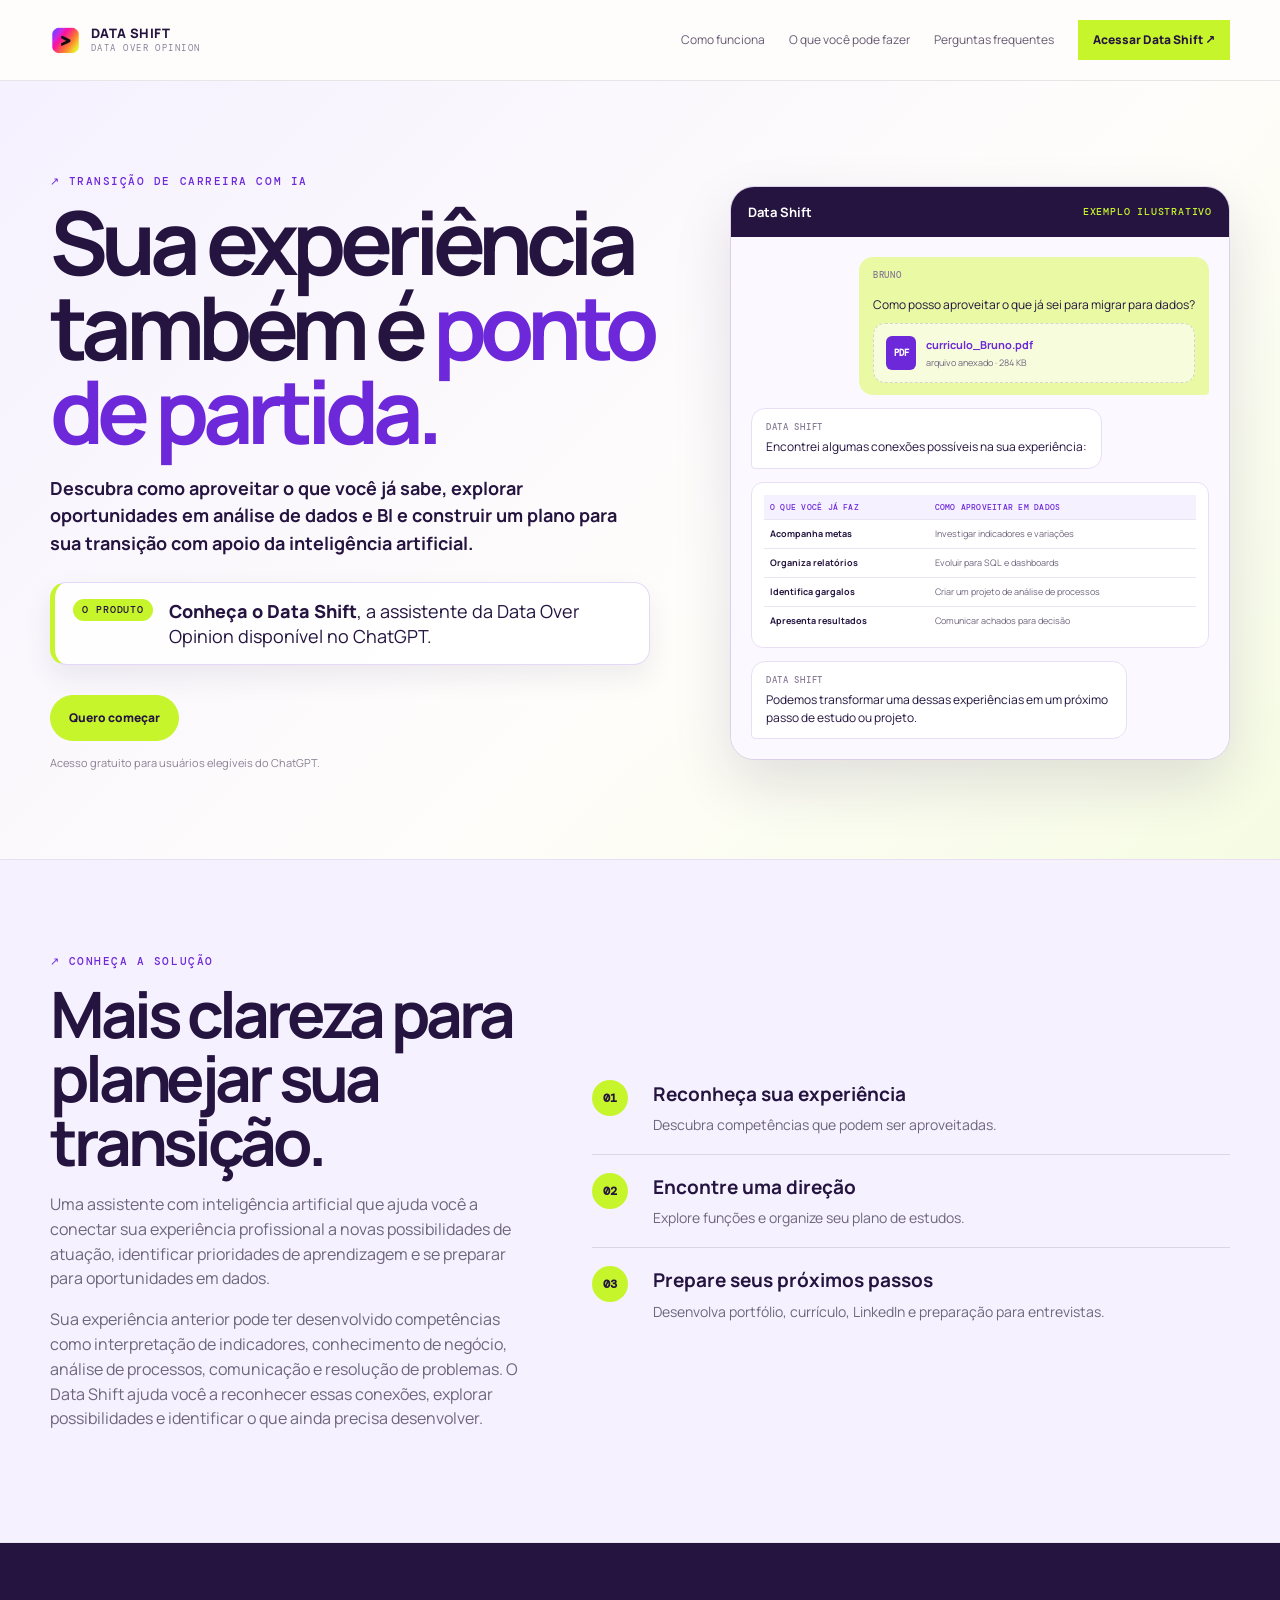
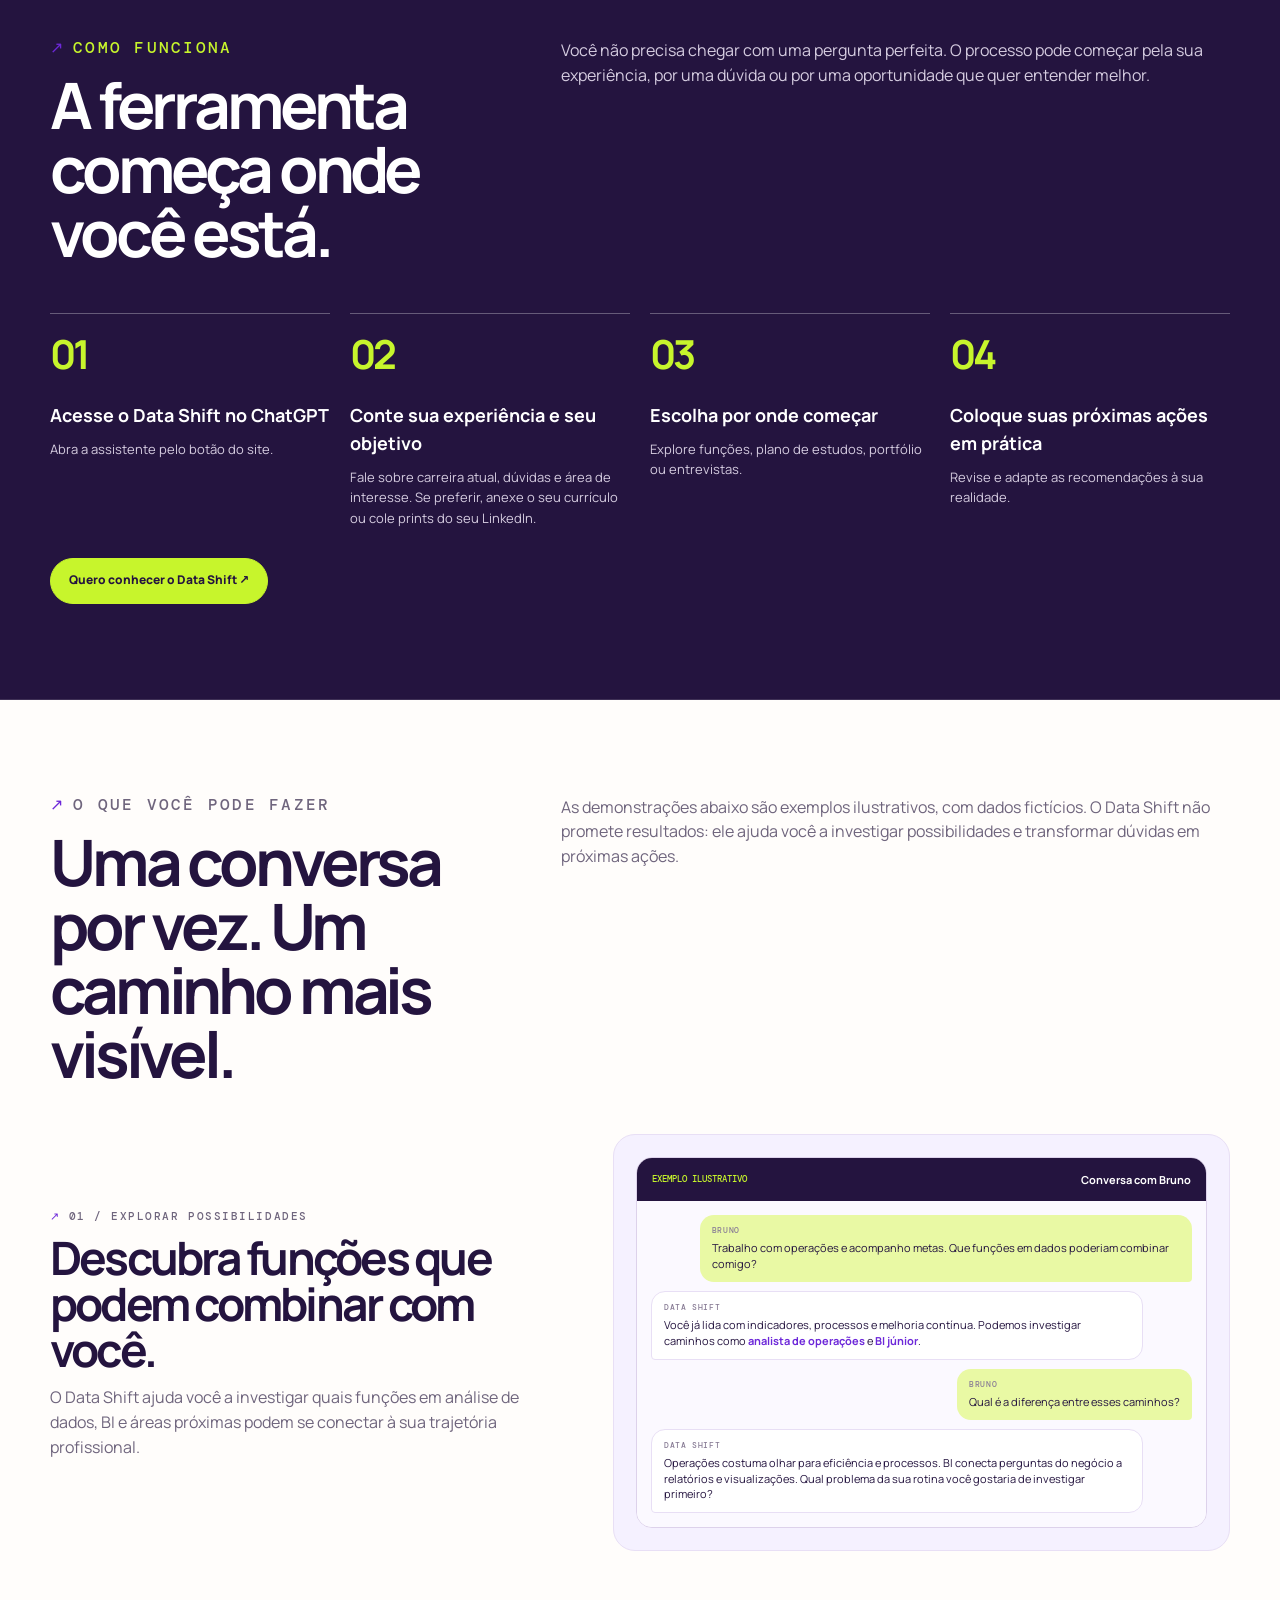
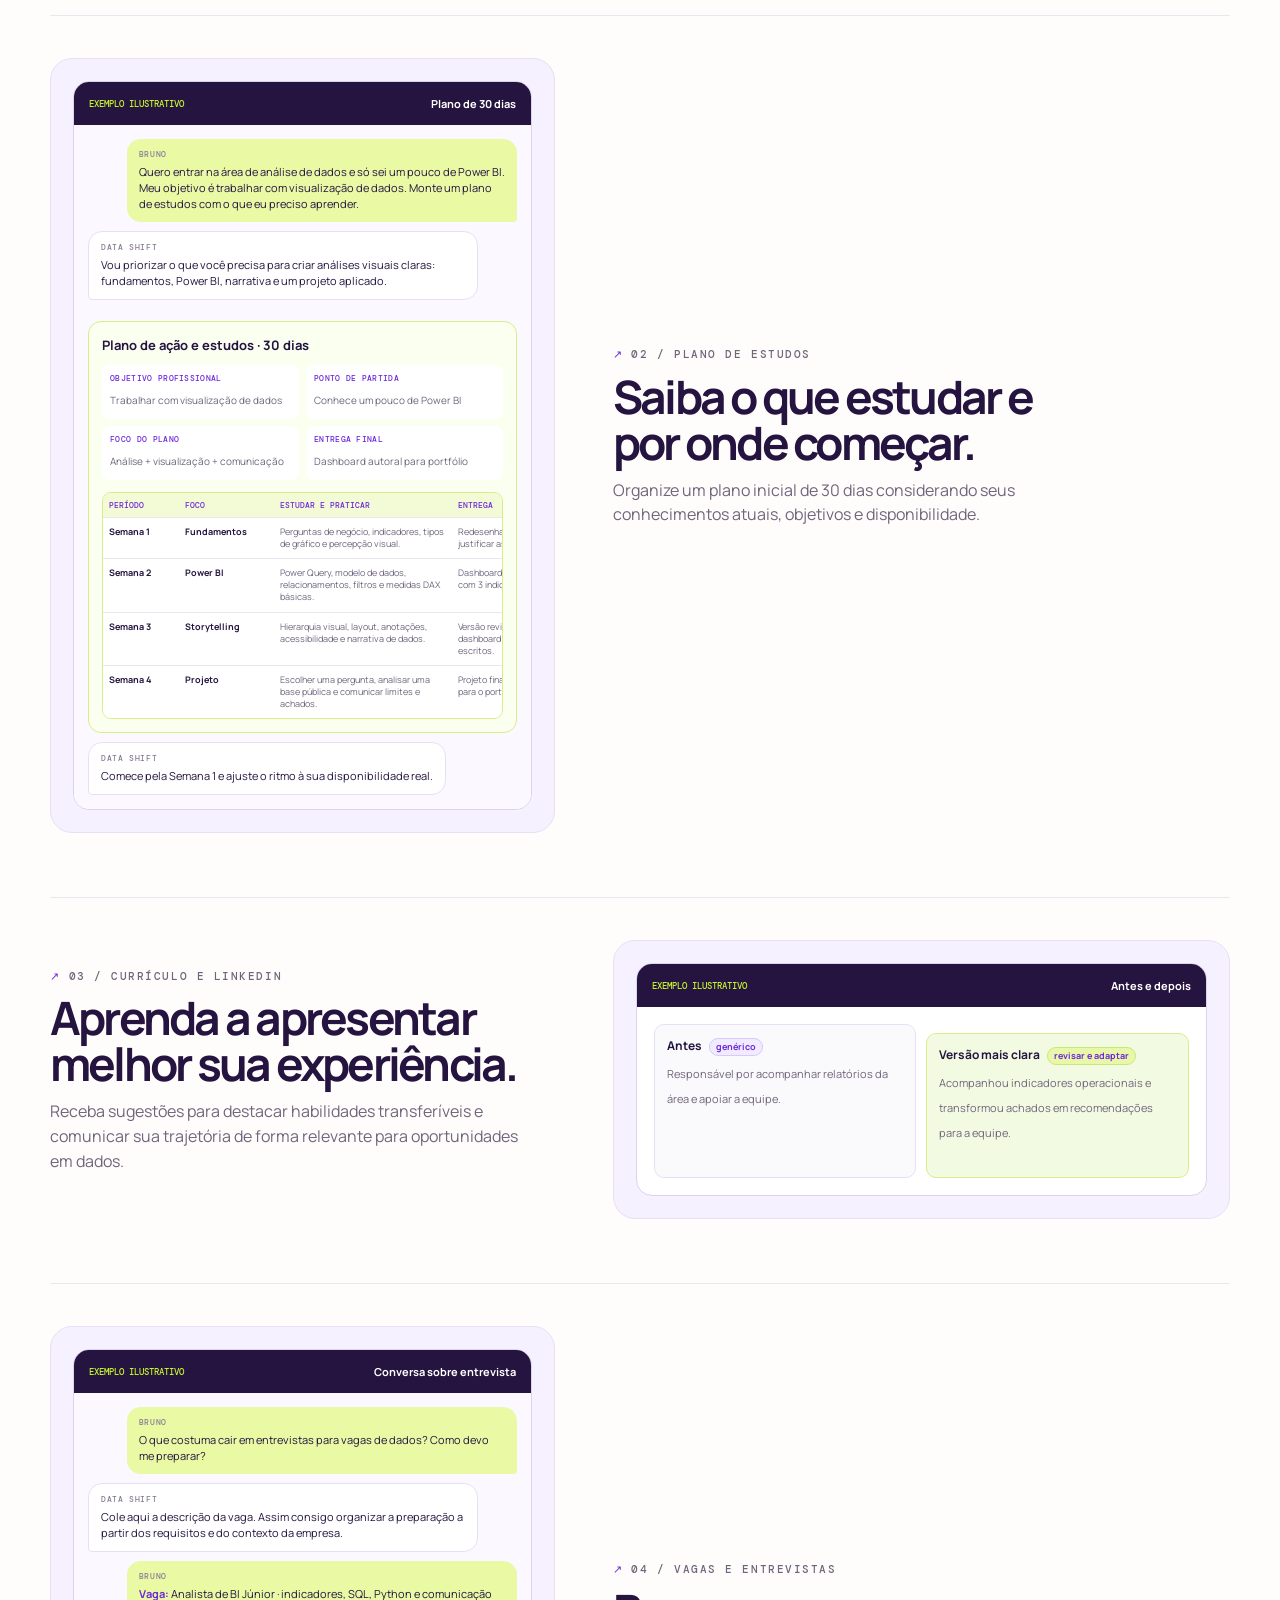
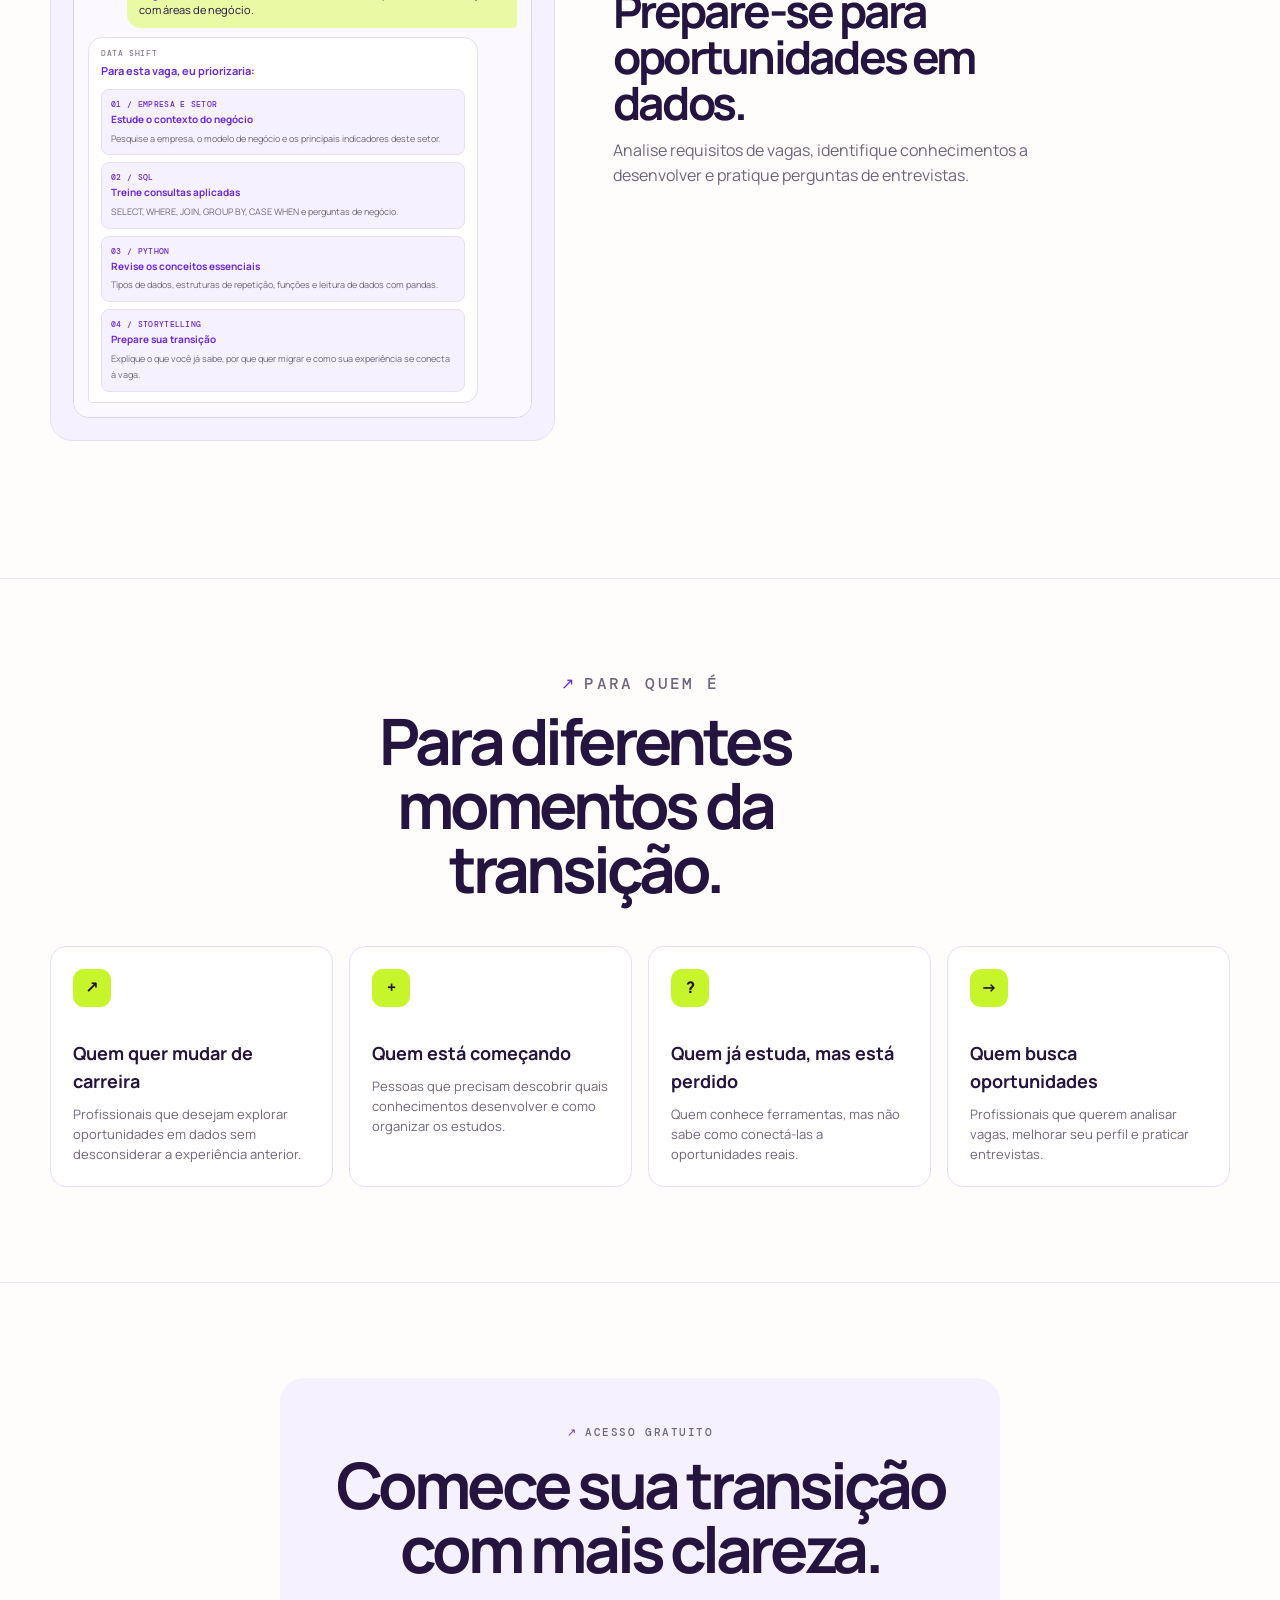
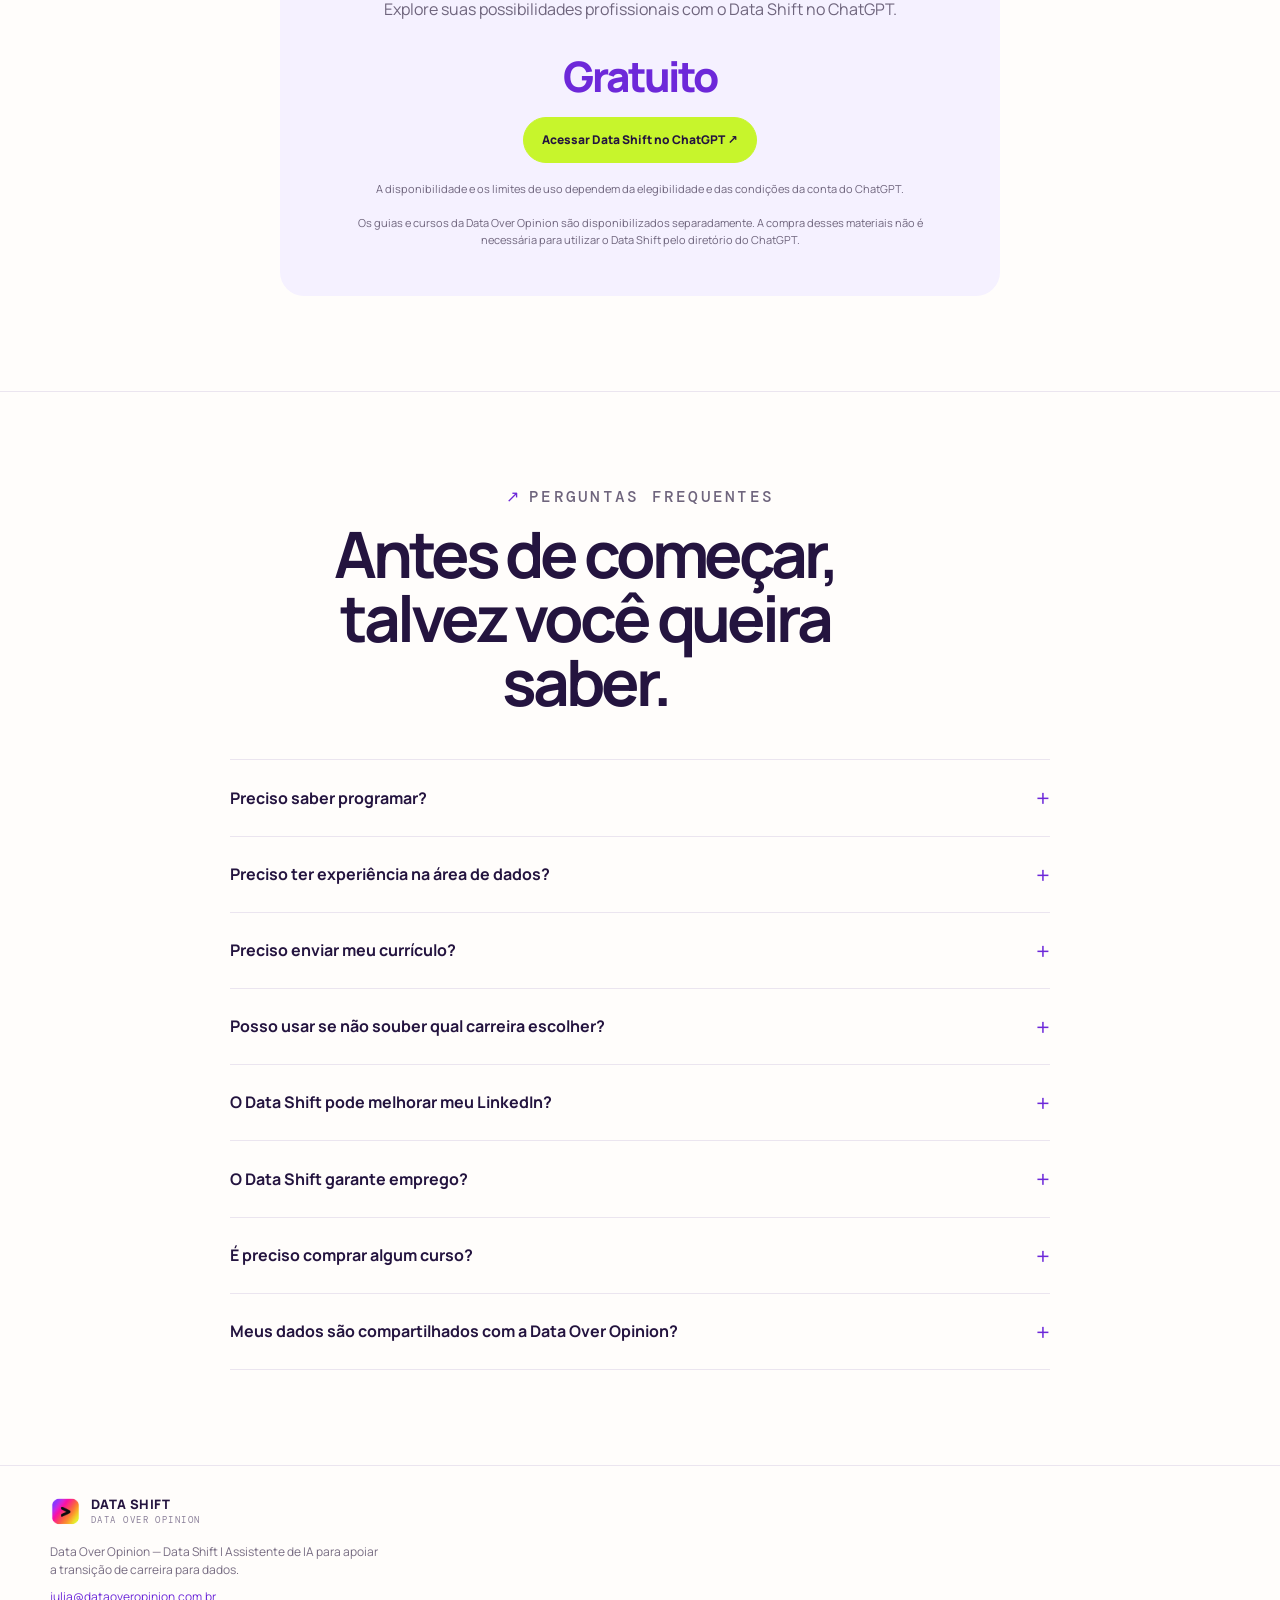
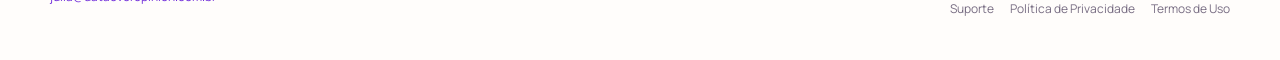
<file: datashift/index.html>
<!doctype html>
<html lang="pt-BR">
<head>
  <meta charset="UTF-8"><meta name="viewport" content="width=device-width, initial-scale=1">
  <meta name="description" content="Data Shift: descubra como aproveitar sua experiência para migrar para análise de dados, BI ou áreas próximas.">
  <meta property="og:title" content="Data Shift — sua experiência também é ponto de partida">
  <meta property="og:description" content="Uma assistente de IA da Data Over Opinion para apoiar sua transição para dados.">
  <meta property="og:image" content="data-shift-logo.png">
  <title>Data Shift — sua experiência também é ponto de partida</title>
  <link rel="stylesheet" href="styles.css">
</head>
<body>
  <header class="site-header"><div class="shell nav">
    <a class="brand" href="./" aria-label="Data Shift, Data Over Opinion"><img class="brand-logo" src="data-shift-logo.png" alt="Data Shift"><span class="brand-copy">DATA SHIFT<small>DATA OVER OPINION</small></span></a>
    <button class="menu-button" aria-expanded="false" aria-controls="main-nav" aria-label="Abrir menu">Menu</button>
    <nav id="main-nav" class="nav-links" aria-label="Navegação principal">
      <a href="#como-funciona">Como funciona</a><a href="#o-que-voce-pode-fazer">O que você pode fazer</a><a href="#faq">Perguntas frequentes</a><a class="nav-cta" href="#acesso">Acessar Data Shift ↗</a>
    </nav>
  </div></header>

  <main>
    <section class="hero"><div class="shell hero-grid">
      <div class="hero-copy">
        <p class="eyebrow">transição de carreira com ia</p>
        <h1>Sua experiência também é <em>ponto de partida.</em></h1>
        <p class="hero-intro"><strong>Descubra como aproveitar o que você já sabe, explorar oportunidades em análise de dados e BI e construir um plano para sua transição com apoio da inteligência artificial.</strong></p>
        <div class="product-callout"><span class="product-callout-label">o produto</span><p><strong>Conheça o Data Shift</strong>, a assistente da Data Over Opinion disponível no ChatGPT.</p></div>
        <div class="actions"><a class="button lime" href="#acesso">Quero começar</a></div>
        <p class="micro-note">Acesso gratuito para usuários elegíveis do ChatGPT.</p>
      </div>
      <div class="hero-demo" aria-label="Exemplo ilustrativo de conversa com análise de currículo pelo Data Shift">
        <div class="chat-shell"><div class="chat-topbar"><strong>Data Shift</strong><span>exemplo ilustrativo</span></div><div class="chat-body">
          <div class="chat-msg from-user attachment-msg"><small>Bruno</small>Como posso aproveitar o que já sei para migrar para dados?<div class="resume-upload"><div class="resume-file"><div class="pdf-icon">PDF</div><div><strong>curriculo_Bruno.pdf</strong><span>arquivo anexado · 284 KB</span></div></div></div></div>
          <div class="chat-msg from-bot"><small>Data Shift</small>Encontrei algumas conexões possíveis na sua experiência:</div>
          <div class="chat-table-wrap"><table class="chat-table"><thead><tr><th>O que você já faz</th><th>Como aproveitar em dados</th></tr></thead><tbody><tr><td>Acompanha metas</td><td>Investigar indicadores e variações</td></tr><tr><td>Organiza relatórios</td><td>Evoluir para SQL e dashboards</td></tr><tr><td>Identifica gargalos</td><td>Criar um projeto de análise de processos</td></tr><tr><td>Apresenta resultados</td><td>Comunicar achados para decisão</td></tr></tbody></table></div>
          <div class="chat-msg from-bot"><small>Data Shift</small>Podemos transformar uma dessas experiências em um próximo passo de estudo ou projeto.</div>
        </div></div>
      </div>
    </div></section>

    <section class="section soft"><div class="shell solution-grid">
      <div><p class="section-label">conheça a solução</p><h2>Mais clareza para planejar sua transição.</h2><p class="section-copy">Uma assistente com inteligência artificial que ajuda você a conectar sua experiência profissional a novas possibilidades de atuação, identificar prioridades de aprendizagem e se preparar para oportunidades em dados.</p><p class="section-copy">Sua experiência anterior pode ter desenvolvido competências como interpretação de indicadores, conhecimento de negócio, análise de processos, comunicação e resolução de problemas. O Data Shift ajuda você a reconhecer essas conexões, explorar possibilidades e identificar o que ainda precisa desenvolver.</p></div>
      <div class="benefit-list">
        <article class="benefit"><span class="benefit-index">01</span><div><h3>Reconheça sua experiência</h3><p>Descubra competências que podem ser aproveitadas.</p></div></article>
        <article class="benefit"><span class="benefit-index">02</span><div><h3>Encontre uma direção</h3><p>Explore funções e organize seu plano de estudos.</p></div></article>
        <article class="benefit"><span class="benefit-index">03</span><div><h3>Prepare seus próximos passos</h3><p>Desenvolva portfólio, currículo, LinkedIn e preparação para entrevistas.</p></div></article>
      </div>
    </div></section>

    <section class="section dark" id="como-funciona"><div class="shell"><div class="section-heading"><div><p class="section-label" style="color:var(--lime)">como funciona</p><h2>A ferramenta começa onde você está.</h2></div><p>Você não precisa chegar com uma pergunta perfeita. O processo pode começar pela sua experiência, por uma dúvida ou por uma oportunidade que quer entender melhor.</p></div><div class="steps">
      <article class="step"><b>01</b><h3>Acesse o Data Shift no ChatGPT</h3><p>Abra a assistente pelo botão do site.</p></article><article class="step"><b>02</b><h3>Conte sua experiência e seu objetivo</h3><p>Fale sobre carreira atual, dúvidas e área de interesse. Se preferir, anexe o seu currículo ou cole prints do seu LinkedIn.</p></article><article class="step"><b>03</b><h3>Escolha por onde começar</h3><p>Explore funções, plano de estudos, portfólio ou entrevistas.</p></article><article class="step"><b>04</b><h3>Coloque suas próximas ações em prática</h3><p>Revise e adapte as recomendações à sua realidade.</p></article>
    </div><div class="actions"><a class="button lime" href="#acesso">Quero conhecer o Data Shift ↗</a></div></div></section>

    <section class="section" id="o-que-voce-pode-fazer"><div class="shell">
      <div class="section-heading"><div><p class="section-label">o que você pode fazer</p><h2>Uma conversa por vez. Um caminho mais visível.</h2></div><p>As demonstrações abaixo são exemplos ilustrativos, com dados fictícios. O Data Shift não promete resultados: ele ajuda você a investigar possibilidades e transformar dúvidas em próximas ações.</p></div>
      <div class="feature-list">
        <article class="feature-row"><div class="feature-copy"><p class="section-label">01 / explorar possibilidades</p><h3>Descubra funções que podem combinar com você.</h3><p>O Data Shift ajuda você a investigar quais funções em análise de dados, BI e áreas próximas podem se conectar à sua trajetória profissional.</p></div><div class="feature-demo"><div class="demo-window"><div class="demo-window-head"><span>Exemplo ilustrativo</span>Conversa com Bruno</div><div class="chat-body demo-chat-body"><div class="chat-msg from-user"><small>Bruno</small>Trabalho com operações e acompanho metas. Que funções em dados poderiam combinar comigo?</div><div class="chat-msg from-bot"><small>Data Shift</small>Você já lida com indicadores, processos e melhoria contínua. Podemos investigar caminhos como <strong>analista de operações</strong> e <strong>BI júnior</strong>.</div><div class="chat-msg from-user"><small>Bruno</small>Qual é a diferença entre esses caminhos?</div><div class="chat-msg from-bot"><small>Data Shift</small>Operações costuma olhar para eficiência e processos. BI conecta perguntas do negócio a relatórios e visualizações. Qual problema da sua rotina você gostaria de investigar primeiro?</div></div></div></div></article>
        <article class="feature-row"><div class="feature-copy"><p class="section-label">02 / plano de estudos</p><h3>Saiba o que estudar e por onde começar.</h3><p>Organize um plano inicial de 30 dias considerando seus conhecimentos atuais, objetivos e disponibilidade.</p></div><div class="feature-demo"><div class="demo-window"><div class="demo-window-head"><span>Exemplo ilustrativo</span>Plano de 30 dias</div><div class="chat-body demo-chat-body"><div class="chat-msg from-user"><small>Bruno</small>Quero entrar na área de análise de dados e só sei um pouco de Power BI. Meu objetivo é trabalhar com visualização de dados. Monte um plano de estudos com o que eu preciso aprender.</div><div class="chat-msg from-bot"><small>Data Shift</small>Vou priorizar o que você precisa para criar análises visuais claras: fundamentos, Power BI, narrativa e um projeto aplicado.</div><div class="plan-board"><h4>Plano de ação e estudos · 30 dias</h4><div class="plan-summary"><div><b>Objetivo profissional</b><span>Trabalhar com visualização de dados</span></div><div><b>Ponto de partida</b><span>Conhece um pouco de Power BI</span></div><div><b>Foco do plano</b><span>Análise + visualização + comunicação</span></div><div><b>Entrega final</b><span>Dashboard autoral para portfólio</span></div></div><div class="study-table-wrap"><table class="study-table"><thead><tr><th>Período</th><th>Foco</th><th>Estudar e praticar</th><th>Entrega</th></tr></thead><tbody><tr><td>Semana 1</td><td>Fundamentos</td><td>Perguntas de negócio, indicadores, tipos de gráfico e percepção visual.</td><td>Redesenhar um gráfico e justificar as escolhas.</td></tr><tr><td>Semana 2</td><td>Power BI</td><td>Power Query, modelo de dados, relacionamentos, filtros e medidas DAX básicas.</td><td>Dashboard de uma página com 3 indicadores.</td></tr><tr><td>Semana 3</td><td>Storytelling</td><td>Hierarquia visual, layout, anotações, acessibilidade e narrativa de dados.</td><td>Versão revisada do dashboard com insights escritos.</td></tr><tr><td>Semana 4</td><td>Projeto</td><td>Escolher uma pergunta, analisar uma base pública e comunicar limites e achados.</td><td>Projeto final documentado para o portfólio.</td></tr></tbody></table></div></div><div class="chat-msg from-bot"><small>Data Shift</small>Comece pela Semana 1 e ajuste o ritmo à sua disponibilidade real.</div></div></div></div></article>
        <article class="feature-row"><div class="feature-copy"><p class="section-label">03 / currículo e linkedin</p><h3>Aprenda a apresentar melhor sua experiência.</h3><p>Receba sugestões para destacar habilidades transferíveis e comunicar sua trajetória de forma relevante para oportunidades em dados.</p></div><div class="feature-demo"><div class="demo-window"><div class="demo-window-head"><span>Exemplo ilustrativo</span>Antes e depois</div><div class="demo-content"><div class="before-after"><div class="resume-row before"><strong>Antes <em>genérico</em></strong><span>Responsável por acompanhar relatórios da área e apoiar a equipe.</span></div><div class="resume-row after"><strong>Versão mais clara <em>revisar e adaptar</em></strong><span>Acompanhou indicadores operacionais e transformou achados em recomendações para a equipe.</span></div></div></div></div></div></article>
        <article class="feature-row"><div class="feature-copy"><p class="section-label">04 / vagas e entrevistas</p><h3>Prepare-se para oportunidades em dados.</h3><p>Analise requisitos de vagas, identifique conhecimentos a desenvolver e pratique perguntas de entrevistas.</p></div><div class="feature-demo"><div class="demo-window"><div class="demo-window-head"><span>Exemplo ilustrativo</span>Conversa sobre entrevista</div><div class="chat-body demo-chat-body"><div class="chat-msg from-user"><small>Bruno</small>O que costuma cair em entrevistas para vagas de dados? Como devo me preparar?</div><div class="chat-msg from-bot"><small>Data Shift</small>Cole aqui a descrição da vaga. Assim consigo organizar a preparação a partir dos requisitos e do contexto da empresa.</div><div class="chat-msg from-user"><small>Bruno</small><strong>Vaga:</strong> Analista de BI Júnior · indicadores, SQL, Python e comunicação com áreas de negócio.</div><div class="chat-msg from-bot"><small>Data Shift</small><strong>Para esta vaga, eu priorizaria:</strong><div class="prep-list"><div class="prep-item"><b>01 / empresa e setor</b><strong>Estude o contexto do negócio</strong><span>Pesquise a empresa, o modelo de negócio e os principais indicadores deste setor.</span></div><div class="prep-item"><b>02 / SQL</b><strong>Treine consultas aplicadas</strong><span>SELECT, WHERE, JOIN, GROUP BY, CASE WHEN e perguntas de negócio.</span></div><div class="prep-item"><b>03 / Python</b><strong>Revise os conceitos essenciais</strong><span>Tipos de dados, estruturas de repetição, funções e leitura de dados com pandas.</span></div><div class="prep-item"><b>04 / storytelling</b><strong>Prepare sua transição</strong><span>Explique o que você já sabe, por que quer migrar e como sua experiência se conecta à vaga.</span></div></div></div></div></div></div></article>
      </div>
    </div></section>

    <section class="section"><div class="shell"><div class="section-heading center"><p class="section-label">para quem é</p><h2>Para diferentes momentos da transição.</h2></div><div class="audience-grid">
      <article class="audience-card"><div class="audience-icon">↗</div><h3>Quem quer mudar de carreira</h3><p>Profissionais que desejam explorar oportunidades em dados sem desconsiderar a experiência anterior.</p></article>
      <article class="audience-card"><div class="audience-icon">+</div><h3>Quem está começando</h3><p>Pessoas que precisam descobrir quais conhecimentos desenvolver e como organizar os estudos.</p></article>
      <article class="audience-card"><div class="audience-icon">?</div><h3>Quem já estuda, mas está perdido</h3><p>Quem conhece ferramentas, mas não sabe como conectá-las a oportunidades reais.</p></article>
      <article class="audience-card"><div class="audience-icon">→</div><h3>Quem busca oportunidades</h3><p>Profissionais que querem analisar vagas, melhorar seu perfil e praticar entrevistas.</p></article>
    </div></div></section>


    <section class="section" id="acesso"><div class="shell"><div class="access-card"><p class="section-label">acesso gratuito</p><h2>Comece sua transição com mais clareza.</h2><p>Explore suas possibilidades profissionais com o Data Shift no ChatGPT.</p><div class="price">Gratuito</div><a class="button lime" href="#acesso" data-url-pendente="true">Acessar Data Shift no ChatGPT ↗</a><p class="micro-note">A disponibilidade e os limites de uso dependem da elegibilidade e das condições da conta do ChatGPT.</p><p class="micro-note">Os guias e cursos da Data Over Opinion são disponibilizados separadamente. A compra desses materiais não é necessária para utilizar o Data Shift pelo diretório do ChatGPT.</p></div></div></section>

    <section class="section" id="faq"><div class="shell"><div class="section-heading center"><p class="section-label">perguntas frequentes</p><h2>Antes de começar, talvez você queira saber.</h2></div><div class="faq-list">
      <details><summary>Preciso saber programar?</summary><div class="faq-answer">Não. O Data Shift também foi criado para quem está começando a explorar a área de dados.</div></details>
      <details><summary>Preciso ter experiência na área de dados?</summary><div class="faq-answer">Não. A ferramenta considera a possibilidade de aproveitar experiências de outras áreas.</div></details>
      <details><summary>Preciso enviar meu currículo?</summary><div class="faq-answer">Não. Você pode descrever sua experiência por texto. O envio de currículo é opcional.</div></details>
      <details><summary>Posso usar se não souber qual carreira escolher?</summary><div class="faq-answer">Sim. Você pode começar explorando funções e habilidades relacionadas à sua trajetória.</div></details>
      <details><summary>O Data Shift pode melhorar meu LinkedIn?</summary><div class="faq-answer">Ele pode sugerir melhorias e textos com base nas informações compartilhadas. É importante revisar tudo antes de publicar.</div></details>
      <details><summary>O Data Shift garante emprego?</summary><div class="faq-answer">Não. É uma ferramenta de apoio e orientação educacional, sem garantia de contratação.</div></details>
      <details><summary>É preciso comprar algum curso?</summary><div class="faq-answer">Não. Guias e cursos pagos são complementares e opcionais.</div></details>
      <details><summary>Meus dados são compartilhados com a Data Over Opinion?</summary><div class="faq-answer">Consulte a <a href="privacidade/">Política de Privacidade</a> para entender o tratamento das informações na plataforma e pelo suporte.</div></details>
    </div></div></section>

  </main>

  <footer class="site-footer"><div class="shell footer-grid"><div><a class="brand" href="./" aria-label="Data Shift, Data Over Opinion"><img class="brand-logo" src="data-shift-logo.png" alt="Data Shift"><span class="brand-copy">DATA SHIFT<small>DATA OVER OPINION</small></span></a><p class="footer-note">Data Over Opinion — Data Shift | Assistente de IA para apoiar a transição de carreira para dados.</p><p class="footer-contact"><a href="mailto:julia@dataoveropinion.com.br">julia@dataoveropinion.com.br</a></p></div><div class="footer-links"><a href="suporte/">Suporte</a><a href="privacidade/">Política de Privacidade</a><a href="termos/">Termos de Uso</a></div></div></footer>
  <script src="site.js"></script>
</body>
</html>
</file>
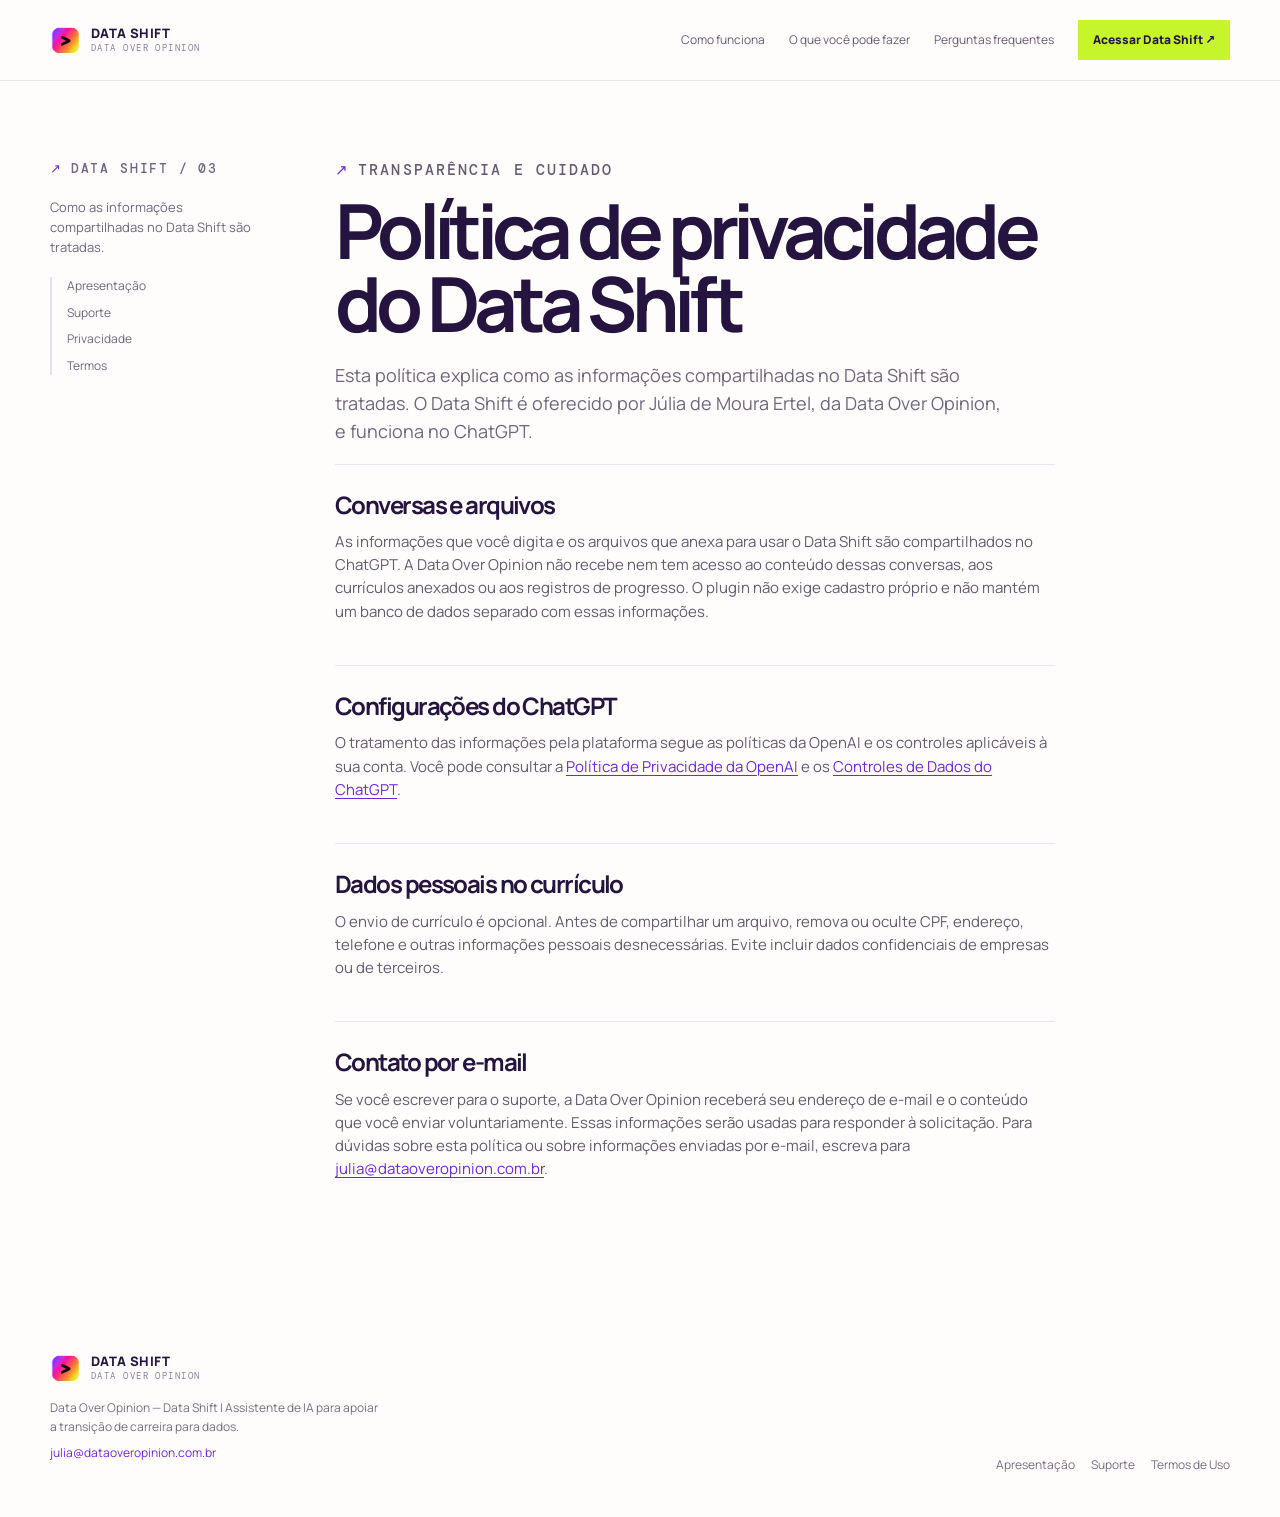
<file: datashift/privacidade/index.html>
<!doctype html>
<html lang="pt-BR">
<head><meta charset="UTF-8"><meta name="viewport" content="width=device-width, initial-scale=1"><meta name="description" content="Política de privacidade do Data Shift."><title>Privacidade — Data Shift</title><link rel="stylesheet" href="../styles.css"></head>
<body>
  <header class="site-header"><div class="shell nav"><a class="brand" href="../"><img class="brand-logo" src="../data-shift-logo.png" alt="Data Shift"><span class="brand-copy">DATA SHIFT<small>DATA OVER OPINION</small></span></a><button class="menu-button" aria-expanded="false" aria-controls="main-nav" aria-label="Abrir menu">Menu</button><nav id="main-nav" class="nav-links" aria-label="Navegação principal"><a href="../#como-funciona">Como funciona</a><a href="../#o-que-voce-pode-fazer">O que você pode fazer</a><a href="../#faq">Perguntas frequentes</a><a class="nav-cta" href="../#acesso">Acessar Data Shift ↗</a></nav></div></header>
  <main class="legal-main"><div class="shell legal-layout"><aside class="legal-rail"><p class="section-label">data shift / 03</p><p>Como as informações compartilhadas no Data Shift são tratadas.</p><nav class="rail-links" aria-label="Páginas do Data Shift"><a data-route href="../">Apresentação</a><a data-route href="../suporte/">Suporte</a><a data-route href="./">Privacidade</a><a data-route href="../termos/">Termos</a></nav></aside>
    <article class="legal-article"><p class="eyebrow">transparência e cuidado</p><h1>Política de privacidade do Data Shift</h1><p class="article-intro">Esta política explica como as informações compartilhadas no Data Shift são tratadas. O Data Shift é oferecido por Júlia de Moura Ertel, da Data Over Opinion, e funciona no ChatGPT.</p><section><h2>Conversas e arquivos</h2><p>As informações que você digita e os arquivos que anexa para usar o Data Shift são compartilhados no ChatGPT. A Data Over Opinion não recebe nem tem acesso ao conteúdo dessas conversas, aos currículos anexados ou aos registros de progresso. O plugin não exige cadastro próprio e não mantém um banco de dados separado com essas informações.</p></section><section><h2>Configurações do ChatGPT</h2><p>O tratamento das informações pela plataforma segue as políticas da OpenAI e os controles aplicáveis à sua conta. Você pode consultar a <a href="https://openai.com/policies/privacy-policy/" target="_blank" rel="noreferrer">Política de Privacidade da OpenAI</a> e os <a href="https://help.openai.com/en/articles/7730893-data-controls-in-chatgpt" target="_blank" rel="noreferrer">Controles de Dados do ChatGPT</a>.</p></section><section><h2>Dados pessoais no currículo</h2><p>O envio de currículo é opcional. Antes de compartilhar um arquivo, remova ou oculte CPF, endereço, telefone e outras informações pessoais desnecessárias. Evite incluir dados confidenciais de empresas ou de terceiros.</p></section><section><h2>Contato por e-mail</h2><p>Se você escrever para o suporte, a Data Over Opinion receberá seu endereço de e-mail e o conteúdo que você enviar voluntariamente. Essas informações serão usadas para responder à solicitação. Para dúvidas sobre esta política ou sobre informações enviadas por e-mail, escreva para <a href="mailto:julia@dataoveropinion.com.br">julia@dataoveropinion.com.br</a>.</p></section></article>
  </div></main>
  <footer class="site-footer"><div class="shell footer-grid"><div><a class="brand" href="../"><img class="brand-logo" src="../data-shift-logo.png" alt="Data Shift"><span class="brand-copy">DATA SHIFT<small>DATA OVER OPINION</small></span></a><p class="footer-note">Data Over Opinion — Data Shift | Assistente de IA para apoiar a transição de carreira para dados.</p><p class="footer-contact"><a href="mailto:julia@dataoveropinion.com.br">julia@dataoveropinion.com.br</a></p></div><div class="footer-links"><a href="../">Apresentação</a><a href="../suporte/">Suporte</a><a href="../termos/">Termos de Uso</a></div></div></footer><script src="../site.js"></script>
</body></html>
</file>
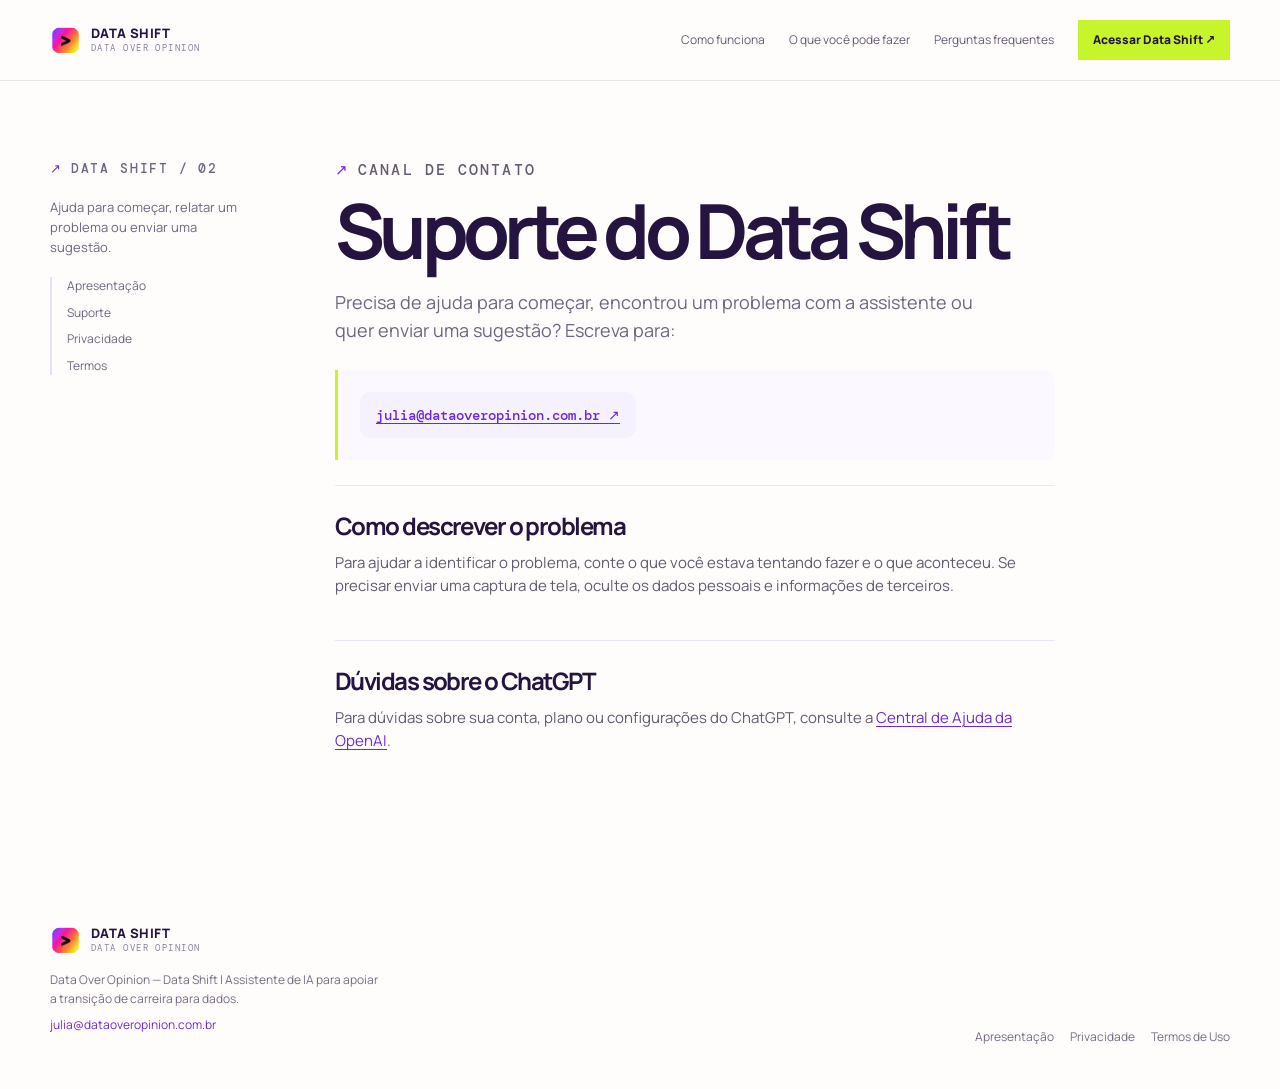
<file: datashift/suporte/index.html>
<!doctype html>
<html lang="pt-BR">
<head><meta charset="UTF-8"><meta name="viewport" content="width=device-width, initial-scale=1"><meta name="description" content="Suporte do Data Shift."><title>Suporte — Data Shift</title><link rel="stylesheet" href="../styles.css"></head>
<body>
  <header class="site-header"><div class="shell nav"><a class="brand" href="../"><img class="brand-logo" src="../data-shift-logo.png" alt="Data Shift"><span class="brand-copy">DATA SHIFT<small>DATA OVER OPINION</small></span></a><button class="menu-button" aria-expanded="false" aria-controls="main-nav" aria-label="Abrir menu">Menu</button><nav id="main-nav" class="nav-links" aria-label="Navegação principal"><a href="../#como-funciona">Como funciona</a><a href="../#o-que-voce-pode-fazer">O que você pode fazer</a><a href="../#faq">Perguntas frequentes</a><a class="nav-cta" href="../#acesso">Acessar Data Shift ↗</a></nav></div></header>
  <main class="legal-main"><div class="shell legal-layout"><aside class="legal-rail"><p class="section-label">data shift / 02</p><p>Ajuda para começar, relatar um problema ou enviar uma sugestão.</p><nav class="rail-links" aria-label="Páginas do Data Shift"><a data-route href="../">Apresentação</a><a data-route href="./">Suporte</a><a data-route href="../privacidade/">Privacidade</a><a data-route href="../termos/">Termos</a></nav></aside>
    <article class="legal-article"><p class="eyebrow">canal de contato</p><h1>Suporte do Data Shift</h1><p class="article-intro">Precisa de ajuda para começar, encontrou um problema com a assistente ou quer enviar uma sugestão? Escreva para:</p><div class="support-card"><a class="mail-link" href="mailto:julia@dataoveropinion.com.br">julia@dataoveropinion.com.br ↗</a></div><section><h2>Como descrever o problema</h2><p>Para ajudar a identificar o problema, conte o que você estava tentando fazer e o que aconteceu. Se precisar enviar uma captura de tela, oculte os dados pessoais e informações de terceiros.</p></section><section><h2>Dúvidas sobre o ChatGPT</h2><p>Para dúvidas sobre sua conta, plano ou configurações do ChatGPT, consulte a <a href="https://help.openai.com/" target="_blank" rel="noreferrer">Central de Ajuda da OpenAI</a>.</p></section></article>
  </div></main>
  <footer class="site-footer"><div class="shell footer-grid"><div><a class="brand" href="../"><img class="brand-logo" src="../data-shift-logo.png" alt="Data Shift"><span class="brand-copy">DATA SHIFT<small>DATA OVER OPINION</small></span></a><p class="footer-note">Data Over Opinion — Data Shift | Assistente de IA para apoiar a transição de carreira para dados.</p><p class="footer-contact"><a href="mailto:julia@dataoveropinion.com.br">julia@dataoveropinion.com.br</a></p></div><div class="footer-links"><a href="../">Apresentação</a><a href="../privacidade/">Privacidade</a><a href="../termos/">Termos de Uso</a></div></div></footer><script src="../site.js"></script>
</body></html>
</file>
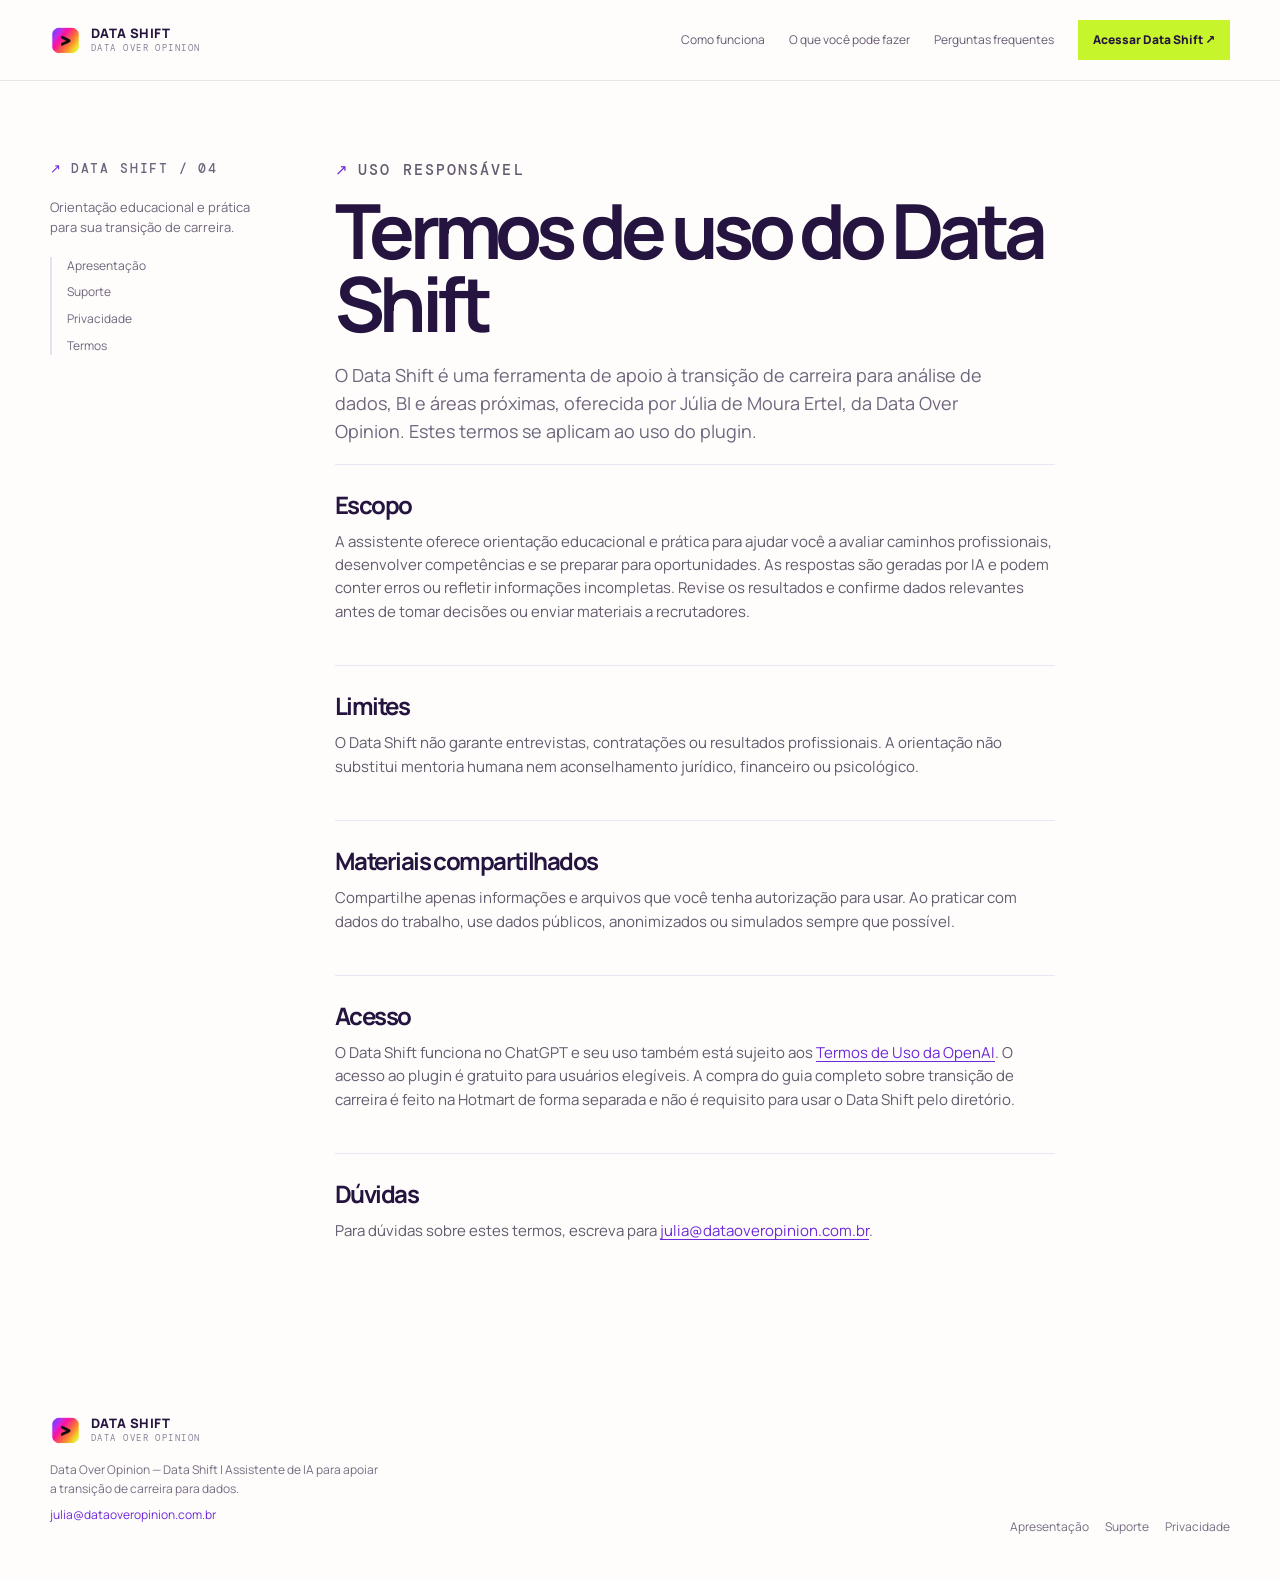
<file: datashift/termos/index.html>
<!doctype html>
<html lang="pt-BR">
<head><meta charset="UTF-8"><meta name="viewport" content="width=device-width, initial-scale=1"><meta name="description" content="Termos de uso do Data Shift."><title>Termos de uso — Data Shift</title><link rel="stylesheet" href="../styles.css"></head>
<body>
  <header class="site-header"><div class="shell nav"><a class="brand" href="../"><img class="brand-logo" src="../data-shift-logo.png" alt="Data Shift"><span class="brand-copy">DATA SHIFT<small>DATA OVER OPINION</small></span></a><button class="menu-button" aria-expanded="false" aria-controls="main-nav" aria-label="Abrir menu">Menu</button><nav id="main-nav" class="nav-links" aria-label="Navegação principal"><a href="../#como-funciona">Como funciona</a><a href="../#o-que-voce-pode-fazer">O que você pode fazer</a><a href="../#faq">Perguntas frequentes</a><a class="nav-cta" href="../#acesso">Acessar Data Shift ↗</a></nav></div></header>
  <main class="legal-main"><div class="shell legal-layout"><aside class="legal-rail"><p class="section-label">data shift / 04</p><p>Orientação educacional e prática para sua transição de carreira.</p><nav class="rail-links" aria-label="Páginas do Data Shift"><a data-route href="../">Apresentação</a><a data-route href="../suporte/">Suporte</a><a data-route href="../privacidade/">Privacidade</a><a data-route href="./">Termos</a></nav></aside>
    <article class="legal-article"><p class="eyebrow">uso responsável</p><h1>Termos de uso do Data Shift</h1><p class="article-intro">O Data Shift é uma ferramenta de apoio à transição de carreira para análise de dados, BI e áreas próximas, oferecida por Júlia de Moura Ertel, da Data Over Opinion. Estes termos se aplicam ao uso do plugin.</p><section><h2>Escopo</h2><p>A assistente oferece orientação educacional e prática para ajudar você a avaliar caminhos profissionais, desenvolver competências e se preparar para oportunidades. As respostas são geradas por IA e podem conter erros ou refletir informações incompletas. Revise os resultados e confirme dados relevantes antes de tomar decisões ou enviar materiais a recrutadores.</p></section><section><h2>Limites</h2><p>O Data Shift não garante entrevistas, contratações ou resultados profissionais. A orientação não substitui mentoria humana nem aconselhamento jurídico, financeiro ou psicológico.</p></section><section><h2>Materiais compartilhados</h2><p>Compartilhe apenas informações e arquivos que você tenha autorização para usar. Ao praticar com dados do trabalho, use dados públicos, anonimizados ou simulados sempre que possível.</p></section><section><h2>Acesso</h2><p>O Data Shift funciona no ChatGPT e seu uso também está sujeito aos <a href="https://openai.com/policies/terms-of-use/" target="_blank" rel="noreferrer">Termos de Uso da OpenAI</a>. O acesso ao plugin é gratuito para usuários elegíveis. A compra do guia completo sobre transição de carreira é feito na Hotmart de forma separada e não é requisito para usar o Data Shift pelo diretório.</p></section><section><h2>Dúvidas</h2><p>Para dúvidas sobre estes termos, escreva para <a href="mailto:julia@dataoveropinion.com.br">julia@dataoveropinion.com.br</a>.</p></section></article>
  </div></main>
  <footer class="site-footer"><div class="shell footer-grid"><div><a class="brand" href="../"><img class="brand-logo" src="../data-shift-logo.png" alt="Data Shift"><span class="brand-copy">DATA SHIFT<small>DATA OVER OPINION</small></span></a><p class="footer-note">Data Over Opinion — Data Shift | Assistente de IA para apoiar a transição de carreira para dados.</p><p class="footer-contact"><a href="mailto:julia@dataoveropinion.com.br">julia@dataoveropinion.com.br</a></p></div><div class="footer-links"><a href="../">Apresentação</a><a href="../suporte/">Suporte</a><a href="../privacidade/">Privacidade</a></div></div></footer><script src="../site.js"></script>
</body></html>
</file>
<file: datashift/styles.css>
@import url('https://fonts.googleapis.com/css2?family=DM+Mono:wght@400;500&family=Manrope:wght@400;500;600;700;800&display=swap');

:root {
  --ink: #24143f;
  --purple: #6d28d9;
  --purple-deep: #24143f;
  --purple-soft: #f5f1ff;
  --purple-line: #e8dff5;
  --lime: #c7f52c;
  --paper: #fffdfb;
  --muted: #6f657d;
  --white: #ffffff;
  --line: #ebe5ef;
  --max: 1180px;
}

* { box-sizing: border-box; }
html { scroll-behavior: smooth; scroll-padding-top: 90px; }
body { margin: 0; min-width: 320px; background: var(--paper); color: var(--ink); font-family: Manrope, system-ui, sans-serif; line-height: 1.55; }
a { color: inherit; text-decoration: none; }
button, input, textarea { font: inherit; }

.shell { width: min(var(--max), calc(100% - 64px)); margin: 0 auto; }
.site-header { position: sticky; top: 0; z-index: 20; border-bottom: 1px solid rgba(36,20,63,.1); background: rgba(255,253,251,.9); backdrop-filter: blur(18px); }
.nav { min-height: 80px; display: flex; align-items: center; justify-content: space-between; gap: 28px; }
.brand { display: inline-flex; align-items: center; gap: 10px; color: var(--ink); font-weight: 800; letter-spacing: .03em; font-size: 13px; }
.brand-logo { display: block; width: 31px; height: 31px; object-fit: cover; border-radius: 8px; }
.brand-copy { line-height: 1.05; }
.brand-copy small { display: block; margin-top: 4px; color: #8c819a; font: 400 9px/1 'DM Mono', monospace; letter-spacing: .16em; text-transform: uppercase; }
.nav-links { display: flex; align-items: center; gap: 24px; color: #665a73; font-size: 12px; }
.nav-links a { transition: color .2s ease, transform .2s ease; }
.nav-links a:hover, .nav-links a[aria-current='page'] { color: var(--purple); }
.nav-cta { color: var(--ink) !important; background: var(--lime); padding: 11px 15px; font-weight: 800; }
.menu-button { display: none; border: 1px solid var(--purple-line); border-radius: 8px; background: transparent; color: var(--ink); padding: 8px 10px; cursor: pointer; }

.eyebrow, .section-label { color: var(--purple); font: 500 11px/1.2 'DM Mono', monospace; letter-spacing: .14em; text-transform: uppercase; }
.eyebrow::before, .section-label::before { content: '↗'; display: inline-block; margin-right: 8px; color: var(--purple); }
.hero { overflow: hidden; padding: 94px 0 88px; background: linear-gradient(135deg, var(--purple-soft) 0%, #fffdfb 58%, #f6fce3 100%); border-bottom: 1px solid var(--purple-line); }
.hero-grid { display: grid; grid-template-columns: minmax(0, 1fr) minmax(390px, .82fr); gap: 70px; align-items: center; }
h1, h2, h3, p { margin-top: 0; }
h1 { max-width: 650px; margin-bottom: 22px; font-size: clamp(48px, 7vw, 88px); line-height: .96; letter-spacing: -.075em; }
h1 em { color: var(--purple); font-style: normal; }
.hero-intro { max-width: 600px; color: var(--muted); font-size: 18px; }
.hero-intro strong { color: var(--ink); font-weight: 700; }
.product-callout { display: grid; grid-template-columns: auto 1fr; gap: 12px 16px; align-items: start; max-width: 600px; margin-top: 24px; padding: 16px 18px; border: 1px solid rgba(109,40,217,.18); border-left: 5px solid var(--lime); border-radius: 16px; background: rgba(255,255,255,.82); box-shadow: 0 12px 28px rgba(36,20,63,.08); }
.product-callout-label { align-self: start; padding: 6px 9px; border-radius: 999px; color: var(--ink); background: var(--lime); font: 500 10px/1 'DM Mono', monospace; letter-spacing: .09em; text-transform: uppercase; }
.product-callout p { margin: 0; color: var(--ink); font-size: 18px; line-height: 1.35; }
.product-callout p strong { font-weight: 800; }
.actions { display: flex; flex-wrap: wrap; gap: 12px; margin-top: 30px; }
.button { display: inline-flex; align-items: center; justify-content: center; min-height: 46px; padding: 0 18px; border: 1px solid var(--purple); border-radius: 999px; color: var(--white); background: var(--purple); font-size: 12px; font-weight: 800; transition: transform .2s ease, box-shadow .2s ease; }
.button:hover { transform: translateY(-2px); box-shadow: 0 10px 22px rgba(109,40,217,.18); }
.button.lime { color: var(--ink); background: var(--lime); border-color: var(--lime); }
.button.ghost { color: var(--purple); background: transparent; border-color: var(--purple-line); }
.button.ghost:hover { border-color: var(--purple); }
.button.small { min-height: 38px; padding: 0 14px; font-size: 11px; }
.micro-note { margin: 13px 0 0; color: #8a7f94; font-size: 11px; }

.chat-shell { overflow: hidden; border: 1px solid #dbcfea; border-radius: 24px; background: var(--white); box-shadow: 0 24px 60px rgba(36,20,63,.12); }
.chat-topbar { display: flex; align-items: center; justify-content: space-between; padding: 15px 17px; background: var(--purple-deep); color: var(--white); }
.chat-topbar strong { font-size: 13px; }
.chat-topbar span { color: var(--lime); font: 500 10px 'DM Mono', monospace; letter-spacing: .08em; text-transform: uppercase; }
.chat-body { display: grid; gap: 13px; padding: 20px; background: #fbf9ff; }
.chat-msg { max-width: 82%; padding: 12px 14px; border-radius: 14px; font-size: 12px; line-height: 1.45; }
.chat-msg small { display: block; margin-bottom: 5px; color: #887c95; font: 500 9px 'DM Mono', monospace; letter-spacing: .08em; text-transform: uppercase; }
.chat-msg.from-user { justify-self: end; color: var(--ink); background: #e9f9a4; border-bottom-right-radius: 4px; }
.chat-msg.from-bot { justify-self: start; color: var(--ink); background: var(--white); border: 1px solid var(--purple-line); border-bottom-left-radius: 4px; }
.chat-msg strong { color: var(--purple); }
.demo-note { display: inline-flex; width: fit-content; padding: 6px 9px; border-radius: 999px; color: #67567d; background: #eee8fa; font: 500 9px 'DM Mono', monospace; letter-spacing: .06em; text-transform: uppercase; }
.resume-upload { padding: 12px; border: 1px dashed #c9b8e0; border-radius: 12px; background: var(--white); }
.attachment-msg { display: grid; gap: 10px; }
.attachment-msg .resume-upload { border-color: rgba(36,20,63,.16); background: rgba(255,255,255,.62); }
.resume-file { display: flex; align-items: center; gap: 10px; }
.pdf-icon { display: grid; place-items: center; width: 30px; height: 34px; border-radius: 6px; color: var(--white); background: var(--purple); font: 700 9px 'DM Mono', monospace; }
.resume-file strong { display: block; font-size: 11px; }
.resume-file span { display: block; margin-top: 3px; color: var(--muted); font-size: 9px; }
.chat-table-wrap { overflow-x: auto; padding: 12px; border-radius: 12px; background: var(--white); border: 1px solid var(--purple-line); }
.chat-table { width: 100%; min-width: 380px; border-collapse: collapse; font-size: 9px; line-height: 1.35; }
.chat-table th { padding: 7px 6px; color: var(--purple); background: var(--purple-soft); font: 500 8px 'DM Mono', monospace; letter-spacing: .03em; text-align: left; text-transform: uppercase; }
.chat-table td { padding: 8px 6px; border-top: 1px solid var(--line); color: var(--muted); vertical-align: top; }
.chat-table td:first-child { color: var(--ink); font-weight: 700; }

.section { padding: 95px 0; border-bottom: 1px solid var(--line); }
.section.soft { background: var(--purple-soft); }
.section.dark { color: var(--white); background: var(--purple-deep); border-bottom-color: rgba(255,255,255,.12); }
.section-heading { display: grid; grid-template-columns: .8fr 1.2fr; gap: 65px; margin-bottom: 48px; }
.section-heading.center { display: block; max-width: 760px; margin: 0 auto 45px; text-align: center; }
h2 { max-width: 650px; margin: 14px 0 0; font-size: clamp(34px, 5vw, 64px); line-height: 1; letter-spacing: -.065em; }
.section-heading p, .section-copy { color: var(--muted); font-size: 16px; }
.section.dark .section-heading p, .section.dark .section-copy { color: #d5cce0; }
.quote { color: var(--ink) !important; font-size: 23px !important; line-height: 1.25; font-weight: 700; letter-spacing: -.035em; }
.question-grid, .audience-grid { display: grid; grid-template-columns: repeat(4, 1fr); gap: 16px; }
.question-card, .audience-card { min-height: 180px; padding: 22px; border: 1px solid var(--purple-line); border-radius: 16px; background: var(--white); }
.question-card b, .audience-card b { color: var(--purple); font: 500 12px 'DM Mono', monospace; }
.question-card p { margin: 30px 0 0; font-size: 17px; line-height: 1.2; font-weight: 700; letter-spacing: -.03em; }
.solution-grid { display: grid; grid-template-columns: .85fr 1.15fr; gap: 70px; align-items: center; }
.solution-grid h2 { margin-bottom: 18px; }
.benefit-list { display: grid; gap: 18px; }
.benefit { display: grid; grid-template-columns: 45px 1fr; gap: 16px; padding-bottom: 18px; border-bottom: 1px solid rgba(36,20,63,.12); }
.benefit:last-child { padding-bottom: 0; border-bottom: 0; }
.benefit-index { display: grid; place-items: center; width: 36px; height: 36px; border-radius: 50%; color: var(--ink); background: var(--lime); font: 700 12px 'DM Mono', monospace; }
.benefit h3 { margin: 0 0 5px; font-size: 19px; }
.benefit p { margin: 0; color: var(--muted); font-size: 14px; }

.feature-list { display: grid; gap: 22px; }
.feature-row { display: grid; grid-template-columns: .9fr 1.1fr; gap: 58px; align-items: center; padding: 42px 0; border-top: 1px solid var(--line); }
.feature-row:first-child { border-top: 0; padding-top: 0; }
.feature-row:nth-child(even) .feature-copy { order: 2; }
.feature-row:nth-child(even) .feature-demo { order: 1; }
.feature-copy h3 { max-width: 480px; margin: 12px 0 12px; font-size: clamp(30px, 4vw, 46px); line-height: 1; letter-spacing: -.06em; }
.feature-copy p { max-width: 470px; color: var(--muted); }
.feature-demo { width: 100%; min-width: 0; padding: 22px; border: 1px solid var(--purple-line); border-radius: 22px; background: var(--purple-soft); }
.feature-row > *, .feature-copy, .demo-window, .chat-body, .chat-msg, .plan-board, .resume-row, .prep-item { min-width: 0; }
.demo-window { width: 100%; overflow: hidden; border-radius: 16px; background: var(--white); border: 1px solid #ddd2eb; }
.demo-window-head { display: flex; flex-wrap: wrap; align-items: center; justify-content: space-between; gap: 8px; padding: 13px 15px; color: var(--white); background: var(--purple-deep); font-size: 11px; font-weight: 700; }
.demo-window-head span { color: var(--lime); font: 500 9px 'DM Mono', monospace; text-transform: uppercase; }
.demo-content { padding: 17px; }
.demo-chat-body { padding: 14px; gap: 9px; }
.demo-chat-body .chat-msg { max-width: 91%; padding: 10px 12px; font-size: 11px; }
.demo-chat-body .chat-msg small { font-size: 8px; }
.demo-chat-body .chat-msg, .resume-row, .prep-item, .plan-summary span { overflow-wrap: anywhere; }
.job-row, .week-card, .resume-row, .portfolio-row, .interview-row { padding: 12px; border: 1px solid var(--purple-line); border-radius: 10px; background: #fcfbfe; }
.job-row + .job-row, .week-card + .week-card, .resume-row + .resume-row, .portfolio-row + .portfolio-row, .interview-row + .interview-row { margin-top: 9px; }
.job-row strong, .week-card strong, .resume-row strong, .portfolio-row strong, .interview-row strong { display: block; margin-bottom: 4px; font-size: 12px; }
.job-row span, .week-card span, .resume-row span, .portfolio-row span, .interview-row span { color: var(--muted); font-size: 11px; }
.job-score { float: right; padding: 4px 6px; border-radius: 999px; color: #526400; background: #ecf9b0; font: 500 9px 'DM Mono', monospace; }
.week-grid { display: grid; grid-template-columns: repeat(2, 1fr); gap: 9px; }
.week-card { min-height: 92px; }
.week-card b { color: var(--purple); font: 500 10px 'DM Mono', monospace; }
.plan-board { margin-top: 12px; padding: 13px; border: 1px solid #d8ec8a; border-radius: 13px; background: #fbfff0; }
.plan-board h4 { margin: 0 0 10px; color: var(--ink); font-size: 13px; }
.plan-meta { display: grid; grid-template-columns: 1fr 1fr; gap: 8px; margin-bottom: 11px; }
.plan-meta div { padding: 8px; border-radius: 8px; background: var(--white); }
.plan-meta b { display: block; margin-bottom: 3px; color: var(--purple); font: 500 8px 'DM Mono', monospace; letter-spacing: .04em; text-transform: uppercase; }
.plan-meta span { color: var(--muted); font-size: 10px; }
.plan-board .week-grid { gap: 7px; }
.plan-board .week-card { min-height: 75px; padding: 9px; border-color: #d8ec8a; }
.plan-board .week-card strong { font-size: 10px; }
.plan-board .week-card span { font-size: 9px; }
.plan-summary { display: grid; grid-template-columns: repeat(2, 1fr); gap: 7px; margin-bottom: 12px; }
.plan-summary div { padding: 8px; border-radius: 8px; background: var(--white); }
.plan-summary b { display: block; margin-bottom: 3px; color: var(--purple); font: 500 8px 'DM Mono', monospace; letter-spacing: .04em; text-transform: uppercase; }
.plan-summary span { color: var(--muted); font-size: 10px; }
.study-table-wrap { overflow-x: auto; border: 1px solid #d8ec8a; border-radius: 9px; background: var(--white); }
.study-table { width: 100%; min-width: 475px; border-collapse: collapse; font-size: 9px; line-height: 1.35; }
.study-table th { padding: 7px 6px; color: var(--purple); background: #f3fad6; font: 500 8px 'DM Mono', monospace; text-align: left; text-transform: uppercase; }
.study-table td { padding: 8px 6px; border-top: 1px solid var(--line); color: var(--muted); vertical-align: top; }
.study-table td:first-child { width: 16%; color: var(--ink); font-weight: 700; }
.study-table td:nth-child(2) { width: 20%; color: var(--ink); font-weight: 700; }
.before-after { display: grid; grid-template-columns: 1fr 1fr; gap: 10px; }
.resume-row { min-height: 145px; }
.resume-row.before { background: #faf9fb; }
.resume-row.after { background: #f2fbe2; border-color: #d8ec8a; }
.resume-row strong em { display: inline-block; margin-left: 5px; padding: 3px 6px; border: 1px solid #d9c9ff; border-radius: 999px; background: #f1ebff; color: var(--purple); font-size: 9px; line-height: 1.1; font-style: normal; font-weight: 700; vertical-align: middle; }
.resume-row.after strong em { border-color: #c9e77a; background: #e8f8a8; }
.portfolio-row { display: grid; grid-template-columns: 34px 1fr; gap: 10px; align-items: start; }
.portfolio-icon { display: grid; place-items: center; width: 30px; height: 30px; border-radius: 8px; color: var(--ink); background: var(--lime); font-weight: 800; }
.interview-row { display: grid; grid-template-columns: 24px 1fr; gap: 10px; }
.interview-index { color: var(--purple); font: 700 11px 'DM Mono', monospace; }
.prep-list { display: grid; gap: 7px; margin-top: 10px; }
.prep-item { padding: 9px; border: 1px solid var(--purple-line); border-radius: 8px; background: var(--purple-soft); }
.prep-item b { display: block; margin-bottom: 3px; color: var(--purple); font: 500 8px 'DM Mono', monospace; letter-spacing: .04em; text-transform: uppercase; }
.prep-item strong { display: block; margin-bottom: 3px; font-size: 10px; }
.prep-item span { color: var(--muted); font-size: 9px; }

.steps { display: grid; grid-template-columns: repeat(4, 1fr); gap: 20px; }
.step { position: relative; padding-top: 20px; border-top: 1px solid rgba(255,255,255,.3); }
.step b { display: block; margin-bottom: 28px; color: var(--lime); font-size: 40px; line-height: 1; letter-spacing: -.08em; }
.step h3 { margin: 0 0 9px; font-size: 18px; }
.step p { margin: 0; color: #d5cce0; font-size: 13px; }
.audience-card { min-height: 215px; }
.audience-icon { display: grid; place-items: center; width: 38px; height: 38px; margin-bottom: 33px; border-radius: 11px; color: var(--ink); background: var(--lime); font-weight: 800; }
.audience-card h3 { margin: 0 0 8px; font-size: 18px; }
.audience-card p { margin: 0; color: var(--muted); font-size: 13px; }
.statement { max-width: 920px; margin: 0 auto; text-align: center; }
.statement h2 { max-width: 800px; margin: 0 auto 22px; color: var(--white); }
.statement p { max-width: 740px; margin: 0 auto; color: #ddd4e7; font-size: 18px; }
.statement strong { color: var(--lime); }
.access-card { max-width: 720px; margin: 0 auto; padding: 48px 36px; border-radius: 24px; background: var(--purple-soft); text-align: center; }
.access-card h2 { max-width: none; margin-bottom: 16px; }
.price { margin: 22px 0 8px; color: var(--purple); font-size: 42px; font-weight: 800; letter-spacing: -.06em; }
.access-card p { max-width: 530px; margin: 0 auto; color: var(--muted); }
.access-card .micro-note { max-width: 580px; margin-top: 17px; }

.faq-list { max-width: 820px; margin: 0 auto; }
.faq-list details { border-top: 1px solid var(--line); }
.faq-list details:last-child { border-bottom: 1px solid var(--line); }
.faq-list summary { display: flex; align-items: center; justify-content: space-between; gap: 20px; padding: 19px 0; cursor: pointer; list-style: none; font-size: 16px; font-weight: 700; }
.faq-list summary::-webkit-details-marker { display: none; }
.faq-list summary::after { content: '+'; color: var(--purple); font-size: 24px; font-weight: 400; }
.faq-list details[open] summary::after { content: '–'; }
.faq-answer { max-width: 700px; padding: 0 44px 20px 0; color: var(--muted); font-size: 14px; }

.site-footer { padding: 30px 0 42px; color: #776c82; font-size: 12px; }
.footer-grid { display: flex; align-items: end; justify-content: space-between; gap: 24px; }
.footer-links { display: flex; flex-wrap: wrap; gap: 16px; }
.footer-links a:hover { color: var(--purple); }
.footer-note { max-width: 330px; margin: 10px 0 0; font-size: 12px; }
.footer-contact { margin-top: 8px; color: var(--purple); font-size: 12px; }

/* Institutional pages */
.legal-main { padding: 80px 0 100px; background: var(--paper); }
.legal-layout { display: grid; grid-template-columns: 210px minmax(0, 720px); gap: 75px; align-items: start; }
.legal-rail { position: sticky; top: 110px; }
.legal-rail p { margin: 0 0 20px; color: var(--muted); font-size: 13px; }
.rail-links { display: grid; gap: 8px; border-left: 2px solid var(--purple-line); padding-left: 15px; }
.rail-links a { color: var(--muted); font-size: 12px; }
.rail-links a:hover, .rail-links a[aria-current='page'] { color: var(--purple); }
.legal-article h1 { max-width: none; margin-bottom: 22px; font-size: clamp(45px, 6vw, 76px); }
.legal-article .article-intro { max-width: 680px; color: var(--muted); font-size: 18px; }
.legal-article section { padding: 27px 0; border-top: 1px solid var(--line); }
.legal-article h2 { margin: 0 0 12px; font-size: 24px; line-height: 1.1; }
.legal-article p, .legal-article li { color: #635a6e; font-size: 15px; }
.legal-article ul { padding-left: 22px; }
.legal-article li { margin: 8px 0; }
.legal-article strong { color: var(--ink); }
.legal-article a { color: var(--purple); text-decoration: underline; text-decoration-thickness: 1px; text-underline-offset: 3px; }
.mail-link { display: inline-block; padding: 14px 16px; border-radius: 10px; background: var(--purple-soft); color: var(--purple); font: 500 14px 'DM Mono', monospace; }
.support-card { padding: 22px; margin: 25px 0; border-left: 3px solid var(--lime); border-radius: 0 12px 12px 0; background: #fbf8ff; }

@media (max-width: 980px) {
  .hero-grid, .solution-grid { grid-template-columns: 1fr; gap: 42px; }
  .hero-demo { max-width: 600px; }
  .question-grid, .audience-grid { grid-template-columns: repeat(2, 1fr); }
  .section-heading { grid-template-columns: 1fr; gap: 24px; }
  .feature-row { grid-template-columns: 1fr; gap: 30px; }
  .feature-row:nth-child(even) .feature-copy, .feature-row:nth-child(even) .feature-demo { order: initial; }
  .feature-demo { width: 100%; max-width: 620px; }
  .steps { grid-template-columns: repeat(2, 1fr); row-gap: 34px; }
  .legal-layout { grid-template-columns: 185px minmax(0, 1fr); gap: 42px; }
}
@media (max-width: 700px) {
  body { overflow-x: hidden; }
  .shell { width: min(var(--max), calc(100% - 40px)); }
  .nav { min-height: 68px; }
  .menu-button { display: block; }
  .nav-links { display: none; position: absolute; top: 68px; left: 0; right: 0; flex-direction: column; align-items: stretch; gap: 0; padding: 10px 20px 18px; border-bottom: 1px solid var(--line); background: var(--paper); }
  .nav-links.is-open { display: flex; }
  .nav-links a { padding: 11px 0; }
  .nav-cta { padding: 11px 12px !important; }
  .hero { padding: 68px 0 70px; }
  h1 { font-size: clamp(46px, 14vw, 72px); }
  .hero-intro { font-size: 16px; }
  .product-callout { grid-template-columns: 1fr; gap: 9px; }
  .product-callout p { font-size: 16px; }
  .section { padding: 70px 0; }
  .question-grid, .audience-grid, .steps { grid-template-columns: 1fr; }
  .question-card, .audience-card { min-height: auto; }
  .before-after { grid-template-columns: 1fr; }
  .week-grid { grid-template-columns: 1fr 1fr; }
  .feature-demo { padding: 12px; }
  .demo-window-head { align-items: flex-start; }
  .chat-body, .demo-chat-body { width: 100%; }
  .chat-table-wrap { overflow: hidden; padding: 8px; }
  .chat-table { width: 100%; min-width: 0; table-layout: fixed; font-size: 8px; }
  .chat-table th { padding: 6px 4px; font-size: 7px; }
  .chat-table td { padding: 7px 4px; overflow-wrap: anywhere; word-break: break-word; }
  .study-table-wrap { overflow: hidden; }
  .study-table, .study-table thead, .study-table tbody, .study-table tr, .study-table th, .study-table td { display: block; width: 100%; }
  .study-table thead { display: none; }
  .study-table tr { padding: 9px 8px; border-top: 1px solid var(--line); }
  .study-table tr:first-child { border-top: 0; }
  .study-table td, .study-table td:first-child, .study-table td:nth-child(2) { width: auto; padding: 2px 0; border-top: 0; }
  .study-table td::before { display: inline-block; min-width: 92px; margin-right: 5px; color: var(--purple); font: 500 7px 'DM Mono', monospace; letter-spacing: .03em; text-transform: uppercase; vertical-align: top; }
  .study-table td:nth-child(1)::before { content: 'Período'; }
  .study-table td:nth-child(2)::before { content: 'Foco'; }
  .study-table td:nth-child(3)::before { content: 'Estudar'; }
  .study-table td:nth-child(4)::before { content: 'Entrega'; }
  .study-table td { overflow-wrap: anywhere; }
  .plan-summary { grid-template-columns: 1fr; }
  .resume-row { min-height: auto; }
  .access-card { padding: 34px 20px; }
  .footer-grid { align-items: start; flex-direction: column; }
  .legal-main { padding: 60px 0 75px; }
  .legal-layout { display: block; }
  .legal-rail { position: static; margin-bottom: 50px; }
  .rail-links { display: flex; flex-wrap: wrap; gap: 9px 16px; border-left: 0; padding-left: 0; }
}
</file>
